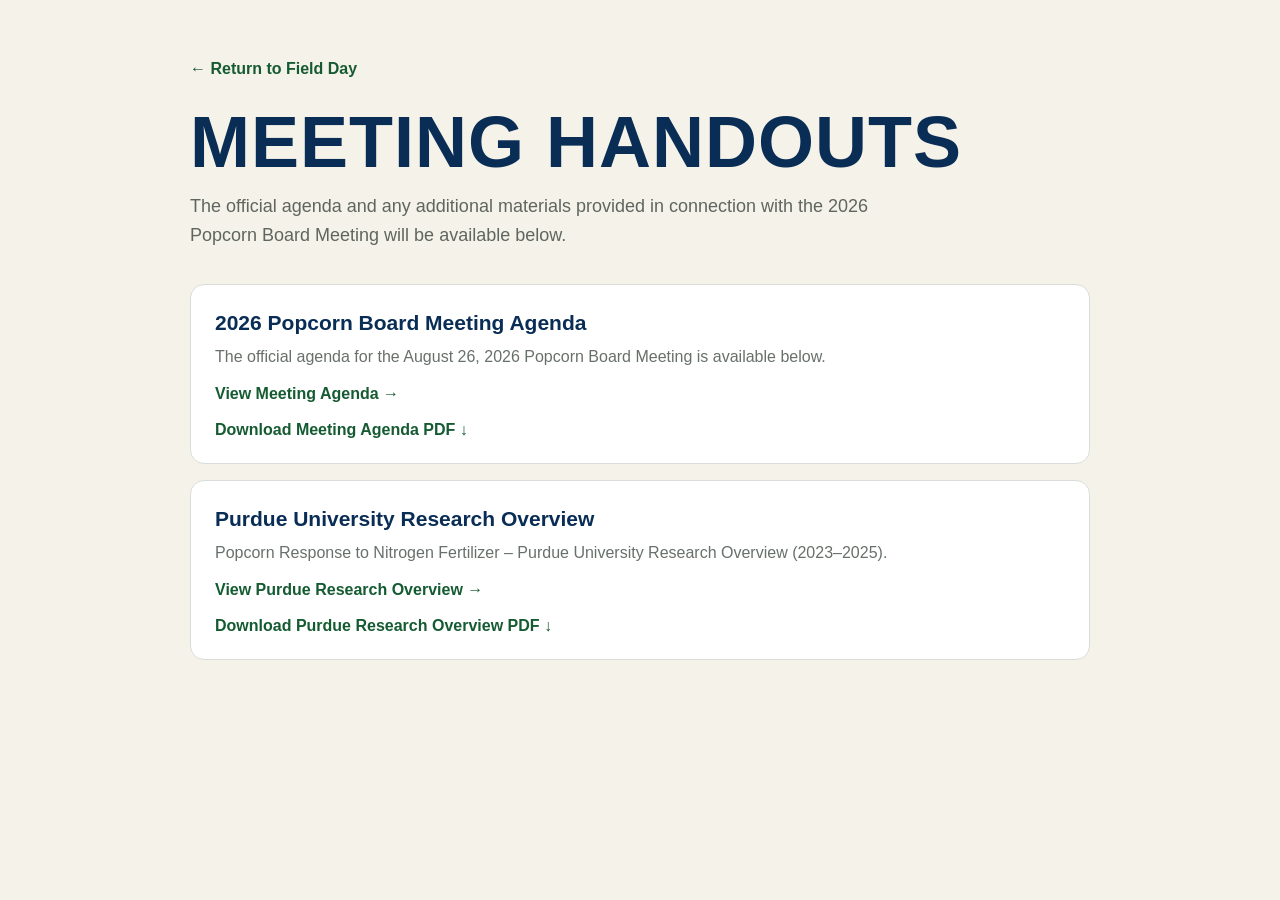
<file: meeting-handouts.html>
<!DOCTYPE html>
<html lang="en">
<head>
  <meta charset="UTF-8">
  <meta name="viewport" content="width=device-width, initial-scale=1.0">

  <title>Meeting Handouts | 2026 Combined Popcorn Seed Companies Field Day</title>

  <style>
    body {
      margin: 0;
      background: #f5f2e9;
      color: #092d55;
      font-family: Arial, Helvetica, sans-serif;
    }

    .page {
      max-width: 900px;
      margin: 0 auto;
      padding: 60px 24px;
    }

    .back-link {
      display: inline-block;
      margin-bottom: 28px;
      color: #155b32;
      font-weight: 700;
      text-decoration: none;
    }

    .back-link:hover {
      text-decoration: underline;
    }

    h1 {
      margin: 0 0 14px;
      font-size: clamp(38px, 7vw, 72px);
      line-height: 1;
      text-transform: uppercase;
      letter-spacing: 1px;
    }

    .intro {
      max-width: 720px;
      margin: 0 0 34px;
      color: #5f665f;
      font-size: 18px;
      line-height: 1.6;
    }

    .handout-list {
      display: grid;
      gap: 16px;
    }

    .handout {
      padding: 24px;
      background: #ffffff;
      border: 1px solid #d9ddd7;
      border-radius: 14px;
    }

    .handout h2 {
      margin: 0 0 8px;
      font-size: 21px;
      line-height: 1.35;
    }

    .handout p {
      margin: 0 0 16px;
      color: #68706a;
      line-height: 1.5;
    }

    .download-link {
      display: inline-block;
      color: #155b32;
      font-weight: 700;
      text-decoration: none;
    }

    .download-link:hover {
      text-decoration: underline;
    }
  </style>
</head>

<body>
  <main class="page">

    <a href="./index.html" class="back-link">
      ← Return to Field Day
    </a>

    <h1>Meeting Handouts</h1>

    <p class="intro">
  The official agenda and any additional materials provided in connection with
  the 2026 Popcorn Board Meeting will be available below.
</p>

<div class="handout-list">

  <section class="handout">
    <h2>2026 Popcorn Board Meeting Agenda</h2>

    <p>
      The official agenda for the August 26, 2026 Popcorn Board Meeting is available below.
    </p>

    <a class="download-link"
       href="PB26_August_26_Meeting_AGENDA.pdf"
       target="_blank"
       rel="noopener">
      View Meeting Agenda →
    </a>

    <br><br>

    <a class="download-link"
       href="PB26_August_26_Meeting_AGENDA.pdf"
       download>
      Download Meeting Agenda PDF ↓
    </a>
  </section>

  <section class="handout">
    <h2>Purdue University Research Overview</h2>

    <p>
      Popcorn Response to Nitrogen Fertilizer – Purdue University Research Overview (2023–2025).
    </p>

    <a class="download-link"
       href="PurdueUniv_PopcornResponsetoNFert_2026.pdf"
       target="_blank"
       rel="noopener">
      View Purdue Research Overview →
    </a>

    <br><br>

    <a class="download-link"
       href="PurdueUniv_PopcornResponsetoNFert_2026.pdf"
       download>
      Download Purdue Research Overview PDF ↓
    </a>
  </section>

</div>
  </main>
</body>
</html>
</file>
